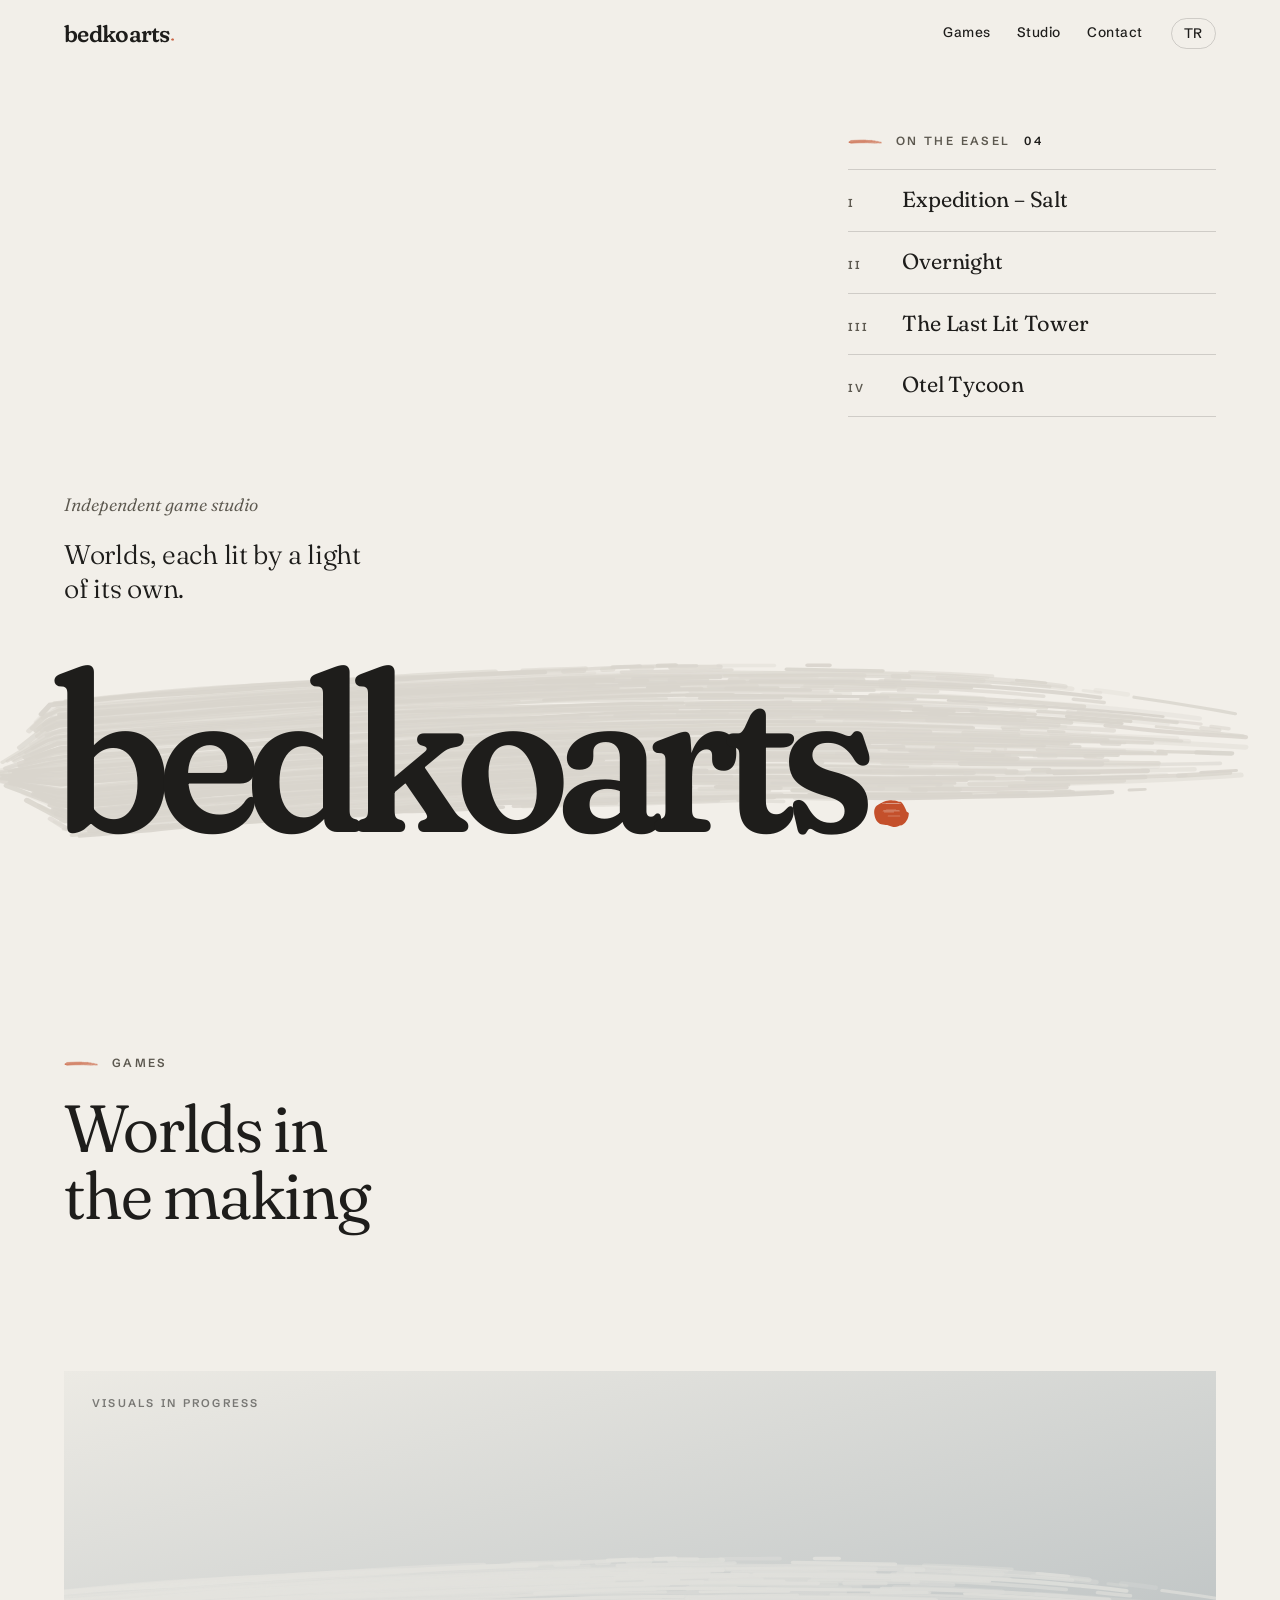
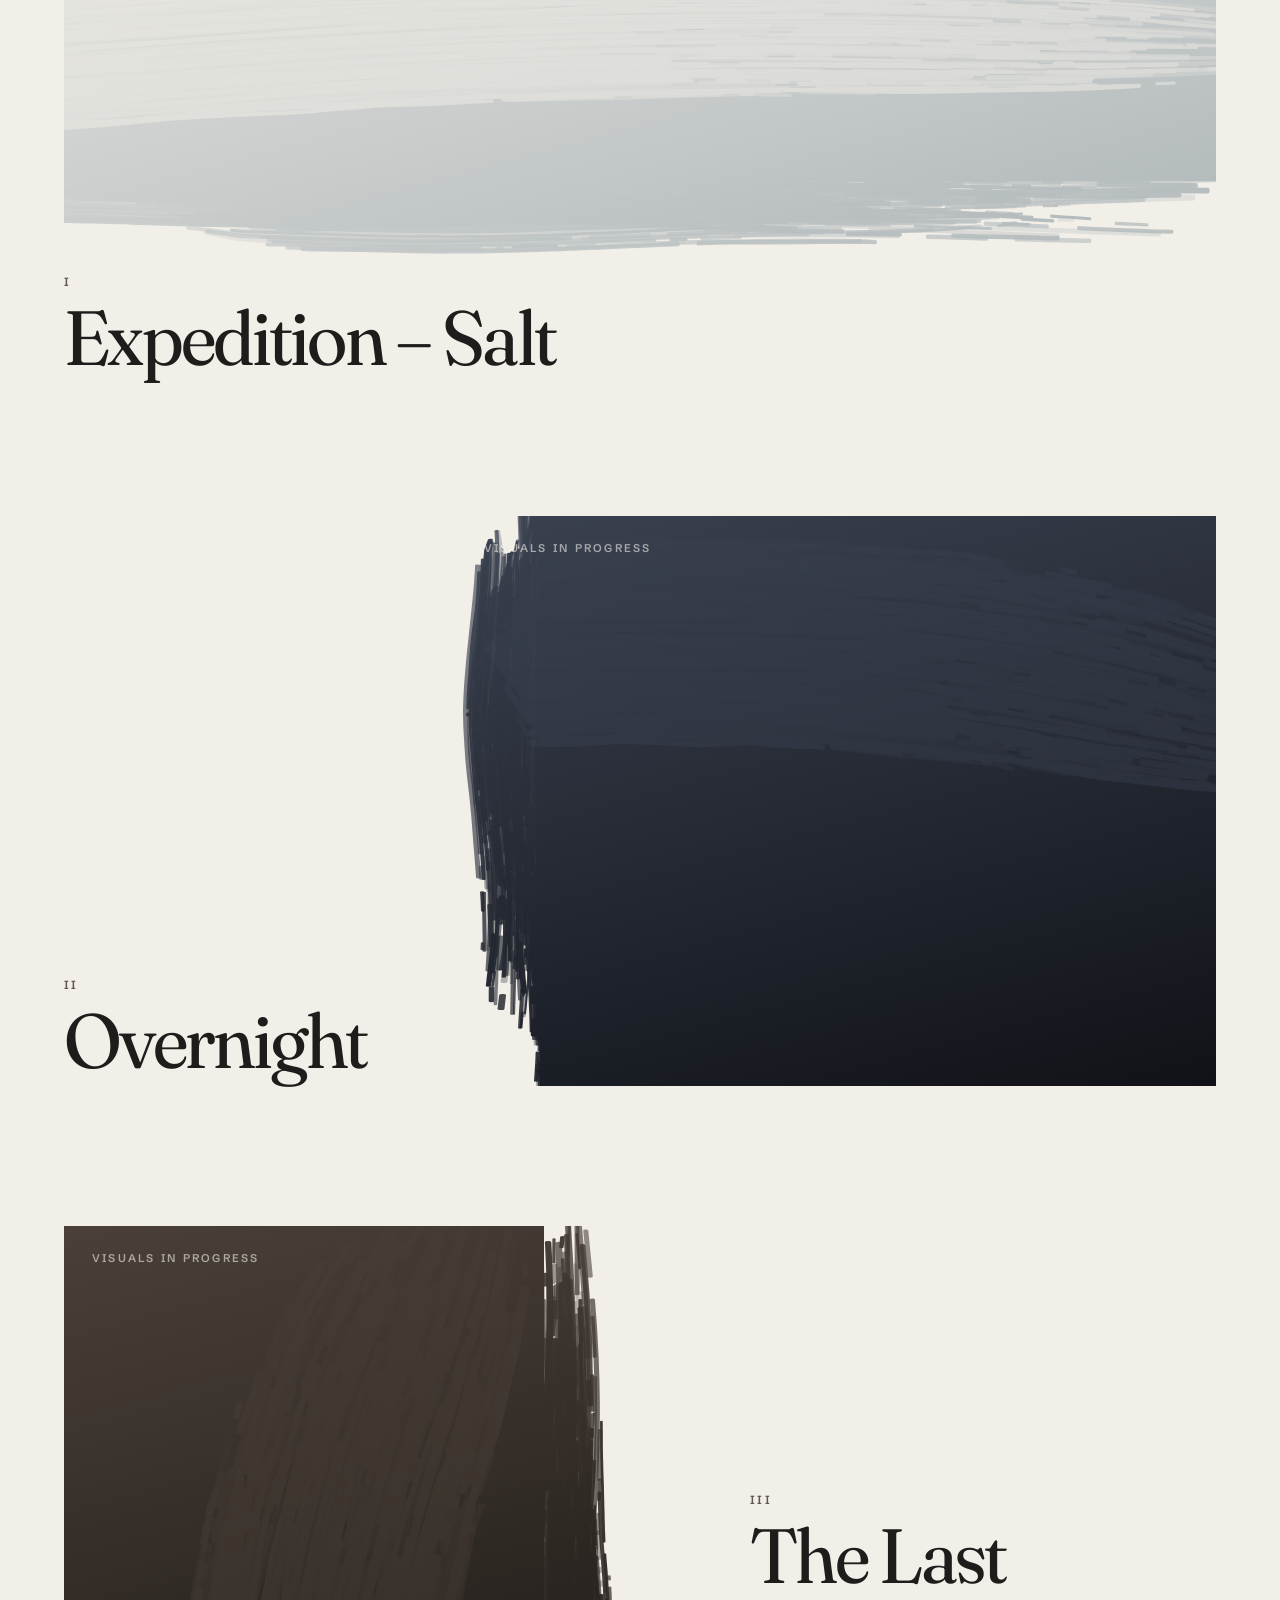
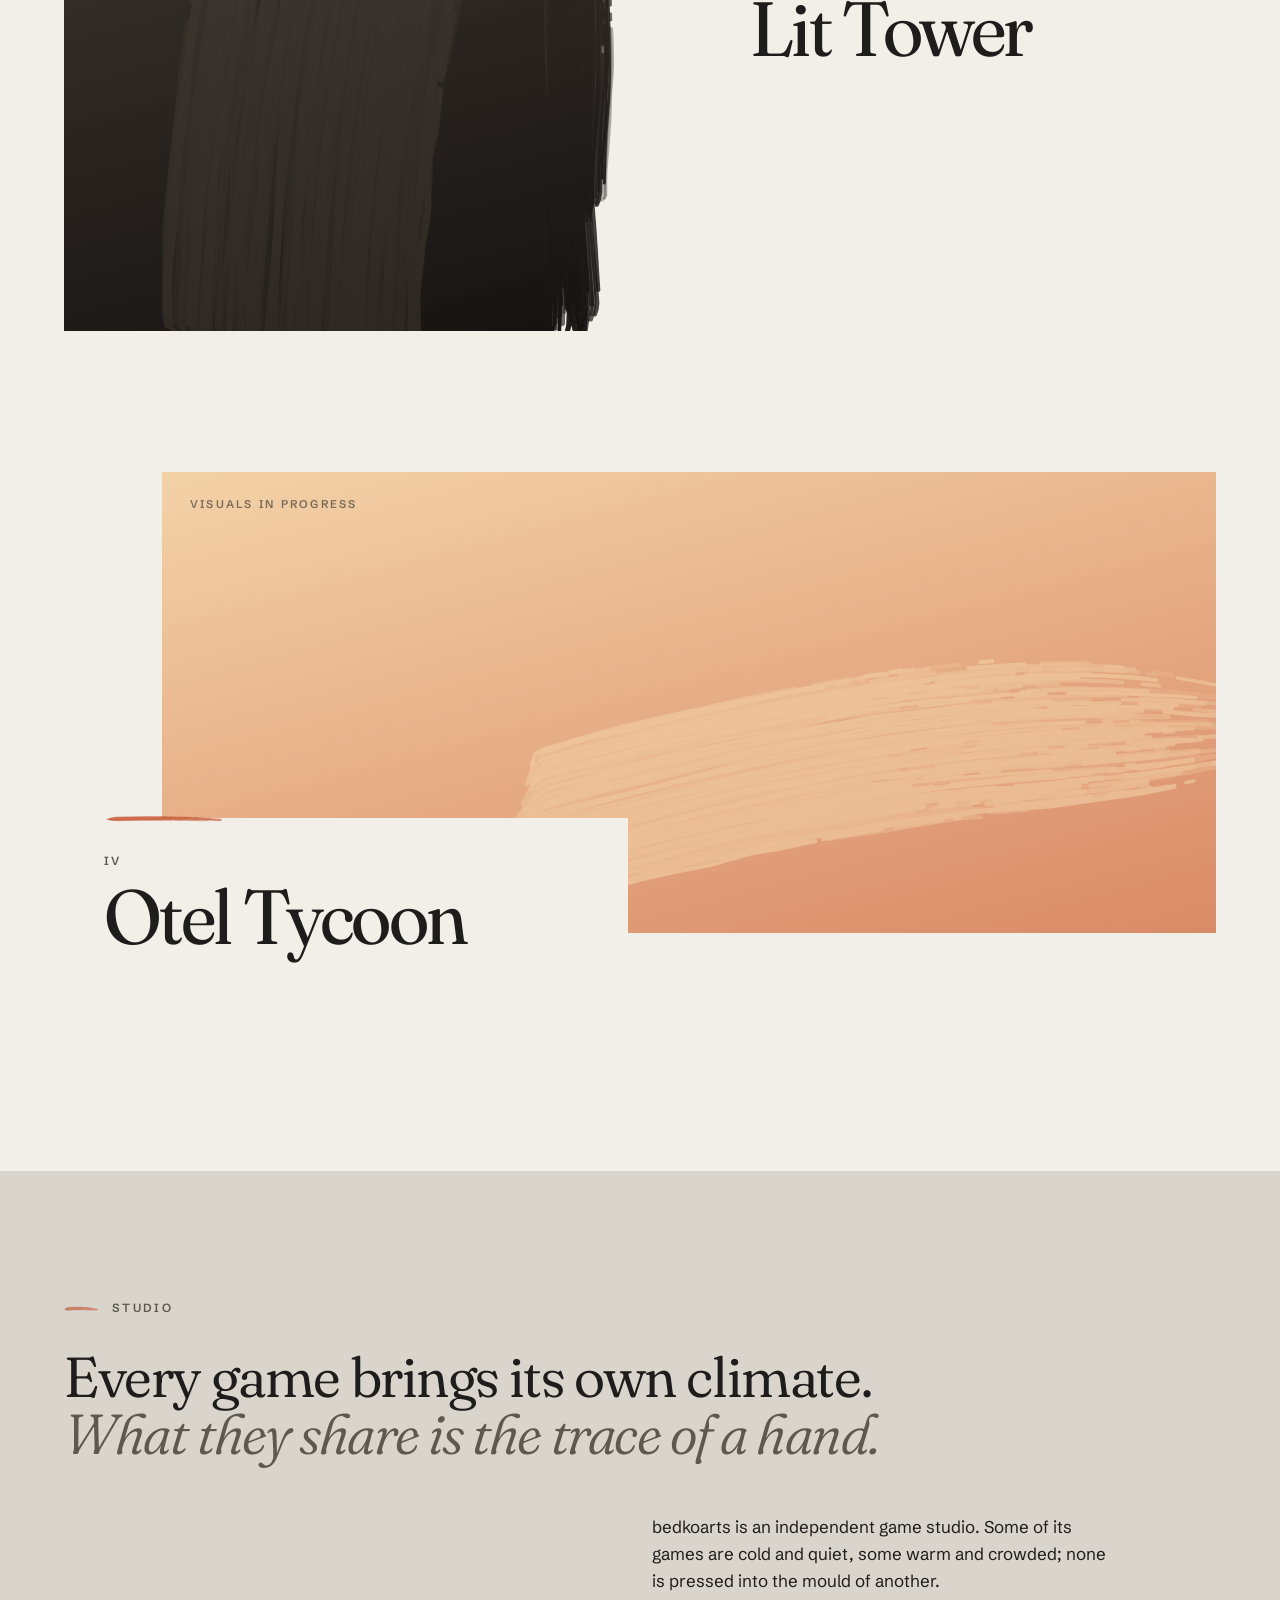
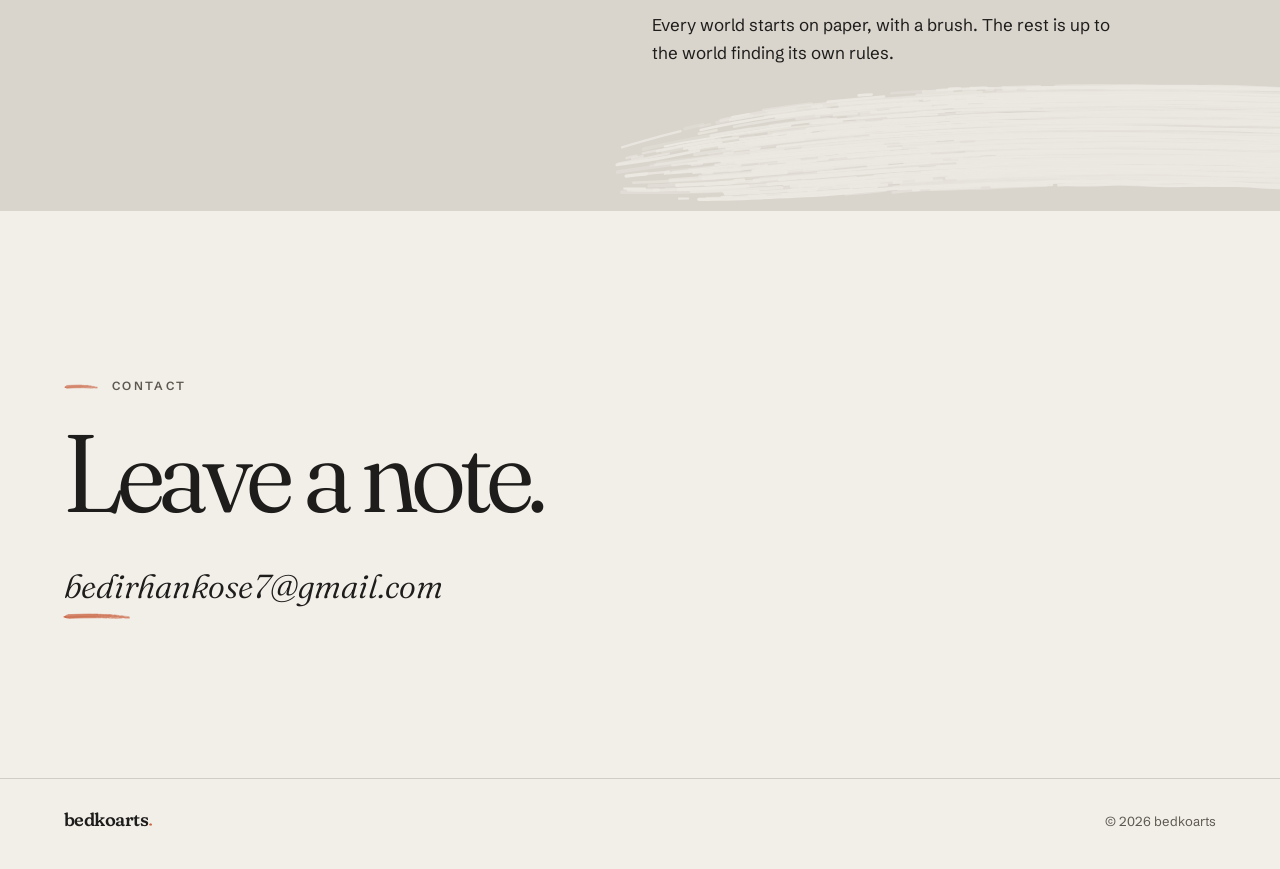
<file: index.html>
<!doctype html>
<html lang="tr">
<head>
  <meta charset="utf-8">
  <meta name="viewport" content="width=device-width, initial-scale=1">
  <title>bedkoarts — bağımsız oyun stüdyosu</title>
  <meta name="description" content="bedkoarts, kendine ait dünyalar kuran bağımsız bir oyun stüdyosu.">
  <meta name="theme-color" content="#f2efe9">
  <meta name="color-scheme" content="light">
  <meta property="og:title" content="bedkoarts">
  <meta property="og:description" content="Bağımsız oyun stüdyosu · Independent game studio">
  <link rel="icon" href="assets/favicon.svg" type="image/svg+xml">
  <link rel="preconnect" href="https://fonts.googleapis.com">
  <link rel="preconnect" href="https://fonts.gstatic.com" crossorigin>
  <link href="https://fonts.googleapis.com/css2?family=Fraunces:ital,opsz,wght,SOFT,WONK@0,9..144,300..700,0..100,0..1;1,9..144,300..700,0..100,0..1&family=Schibsted+Grotesk:wght@400;500;600&display=swap" rel="stylesheet">
  <link rel="stylesheet" href="css/style.css">
  <script>document.documentElement.classList.add('js')</script>
</head>
<body>

  <a class="skip" href="#oyunlar" data-i18n="skip">İçeriğe geç</a>

  <header class="bar" id="bar">
    <a class="bar-mark" href="#top" aria-label="bedkoarts — başa dön">bedkoarts<i class="ember" aria-hidden="true"></i></a>
    <nav class="bar-nav" aria-label="Ana menü">
      <a href="#oyunlar" data-i18n="nav_games">Oyunlar</a>
      <a href="#studyo" data-i18n="nav_studio">Stüdyo</a>
      <a href="#iletisim" data-i18n="nav_contact">İletişim</a>
    </nav>
    <button class="lang" id="lang" type="button" aria-label="Switch to English">EN</button>
  </header>

  <main id="top">

    <!-- Açılış: stüdyonun adı, fırça izi ve oyunların dizini -->
    <section class="hero">
      <p class="hero-kicker"><span data-i18n="kicker">Bağımsız oyun stüdyosu</span></p>

      <nav class="hero-index" aria-labelledby="index-label">
        <p class="label" id="index-label"><span data-i18n="index_label">Şövalede</span> <span class="count" id="count"></span></p>
        <ol id="index"></ol>
      </nav>

      <div class="hero-name">
        <span class="sweep" aria-hidden="true"></span>
        <h1 class="wordmark">bedkoarts<i class="ember" aria-hidden="true"></i></h1>
      </div>

      <p class="hero-line" data-i18n="hero_line">Her biri kendi ışığıyla yanan dünyalar.</p>
    </section>

    <!-- Oyunlar: games.js içinden çizilir -->
    <section class="games" id="oyunlar" aria-labelledby="games-title">
      <header class="section-head">
        <p class="label"><span data-i18n="games_label">Oyunlar</span></p>
        <h2 class="section-title" id="games-title" data-i18n="games_title">Üzerinde çalışılan dünyalar</h2>
      </header>
      <div id="games"></div>
    </section>

    <!-- Stüdyo -->
    <section class="studio" id="studyo" aria-labelledby="studio-title">
      <p class="label"><span data-i18n="studio_label">Stüdyo</span></p>
      <h2 class="studio-title" id="studio-title" data-i18n-html="studio_title">Her oyun kendi iklimini getirir. <em>Ortak olan, elin izi.</em></h2>
      <div class="studio-text">
        <p data-i18n="studio_p1">bedkoarts bağımsız bir oyun stüdyosu. Kimi oyunu soğuk ve sessiz, kimi sıcak ve kalabalık; hiçbiri bir diğerinin kalıbına sokulmaz.</p>
        <p data-i18n="studio_p2">Her dünya önce kâğıt üzerinde, fırçayla başlar. Gerisi, o dünyanın kendi kurallarını bulmasına kalır.</p>
      </div>
      <span class="studio-daub" aria-hidden="true"></span>
    </section>

    <!-- İletişim -->
    <section class="contact" id="iletisim" aria-labelledby="contact-title">
      <p class="label"><span data-i18n="contact_label">İletişim</span></p>
      <h2 class="contact-title" id="contact-title" data-i18n="contact_title">Bir not bırak.</h2>
      <a class="contact-mail" id="mail" href="#iletisim"><span id="mail-text">e-posta</span></a>
    </section>

  </main>

  <footer class="foot">
    <span class="foot-mark">bedkoarts<i class="ember" aria-hidden="true"></i></span>
    <span>© <span id="year"></span> bedkoarts</span>
  </footer>

  <script src="js/games.js"></script>
  <script src="js/main.js"></script>
</body>
</html>
</file>
<file: css/style.css>
/* ==========================================================
   bedkoarts — stüdyo sitesi
   Taş grisi, kırık beyaz ve kömür; tek vurgu rengi kor turuncusu.
   Fırça izleri assets/ içindeki SVG maskelerden gelir, renklerini
   buradaki değişkenler belirler.
   ========================================================== */
:root {
  --paper: #f2efe9;
  --stone: #d9d5cd;
  --stone-deep: #bdb7ad;
  --charcoal: #1e1d1b;
  --ink-soft: #5d5950;
  --rule: rgba(30, 29, 27, 0.16);
  --ember: #c4502b;

  --serif: 'Fraunces', 'Iowan Old Style', Georgia, serif;
  --sans: 'Schibsted Grotesk', system-ui, -apple-system, 'Segoe UI', sans-serif;

  --gutter: clamp(20px, 5vw, 72px);
  --max: 1480px;
  --slow: cubic-bezier(0.22, 0.7, 0.18, 1);
}

*, *::before, *::after { box-sizing: border-box; }

html {
  scroll-behavior: smooth;
  scroll-padding-top: 80px;
  color-scheme: light;
}

html, body { overflow-x: clip; }

body {
  margin: 0;
  background: var(--paper);
  color: var(--charcoal);
  font-family: var(--sans);
  font-size: 17px;
  line-height: 1.6;
  -webkit-font-smoothing: antialiased;
  text-rendering: optimizeLegibility;
}

img { display: block; max-width: 100%; }

a { color: inherit; }

:focus-visible { outline: 2px solid var(--ember); outline-offset: 4px; }

.skip {
  position: absolute;
  left: 12px;
  top: -60px;
  z-index: 50;
  padding: 10px 16px;
  background: var(--charcoal);
  color: var(--paper);
}

.skip:focus { top: 12px; }

/* ---------- Ortak parçalar ---------- */

/* Kor noktası: adın sonundaki fırça lekesi */
.ember {
  display: inline-block;
  width: 0.17em;
  height: 0.17em;
  margin-left: 0.035em;
  background: var(--ember);
  -webkit-mask: url(../assets/daub.svg) center / contain no-repeat;
  mask: url(../assets/daub.svg) center / contain no-repeat;
}

.label {
  display: flex;
  align-items: center;
  gap: 14px;
  margin: 0;
  font-size: 0.74rem;
  font-weight: 600;
  letter-spacing: 0.2em;
  text-transform: uppercase;
  color: var(--ink-soft);
}

/* Etiketlerin önündeki kısa kor fırça darbesi */
.label::before {
  content: '';
  flex: none;
  width: 34px;
  height: 9px;
  background: var(--ember);
  -webkit-mask: url(../assets/underline.svg) center / 100% 100% no-repeat;
  mask: url(../assets/underline.svg) center / 100% 100% no-repeat;
}

.serif {
  font-family: var(--serif);
}

/* ---------- Üst çubuk ---------- */

.bar {
  position: fixed;
  inset: 0 0 auto;
  z-index: 20;
  display: flex;
  align-items: center;
  gap: 28px;
  padding: 18px var(--gutter);
  transition: background 0.6s var(--slow), box-shadow 0.6s var(--slow);
}

.bar.is-scrolled {
  background: rgba(242, 239, 233, 0.9);
  -webkit-backdrop-filter: blur(10px);
  backdrop-filter: blur(10px);
  box-shadow: 0 1px 0 var(--rule);
}

.bar-mark {
  margin-right: auto;
  font-family: var(--serif);
  font-size: 1.45rem;
  font-weight: 560;
  font-variation-settings: 'SOFT' 100, 'WONK' 1;
  letter-spacing: -0.03em;
  line-height: 1;
  text-decoration: none;
}

.bar-nav { display: flex; gap: 26px; }

.bar-nav a,
.lang {
  position: relative;
  font-size: 0.86rem;
  font-weight: 500;
  letter-spacing: 0.04em;
  text-decoration: none;
}

.bar-nav a::after,
.contact-mail::after {
  content: '';
  position: absolute;
  left: -2px;
  right: -2px;
  bottom: -6px;
  height: 7px;
  background: var(--ember);
  -webkit-mask: url(../assets/underline.svg) center / 100% 100% no-repeat;
  mask: url(../assets/underline.svg) center / 100% 100% no-repeat;
  transform: scaleX(0);
  transform-origin: left;
  transition: transform 0.7s var(--slow);
}

.bar-nav a:hover::after,
.bar-nav a:focus-visible::after { transform: scaleX(1); }

.lang {
  padding: 6px 12px;
  background: none;
  border: 1px solid var(--rule);
  border-radius: 999px;
  color: inherit;
  font-family: inherit;
  cursor: pointer;
  transition: border-color 0.4s;
}

.lang:hover { border-color: var(--charcoal); }

/* ---------- Açılış ---------- */

.hero {
  position: relative;
  display: grid;
  grid-template-columns: repeat(12, minmax(0, 1fr));
  grid-template-rows: auto 1fr auto auto;
  column-gap: 24px;
  max-width: var(--max);
  min-height: min(100vh, 1000px);
  min-height: min(100svh, 1000px);
  margin: 0 auto;
  padding: 132px var(--gutter) 56px;
}

.hero-kicker {
  grid-column: 1 / 7;
  grid-row: 2;
  align-self: end;
  margin: 0 0 18px;
  font-family: var(--serif);
  font-size: clamp(1.05rem, 1.4vw, 1.25rem);
  font-style: italic;
  font-weight: 350;
  color: var(--ink-soft);
}

.hero-index {
  grid-column: 9 / 13;
  grid-row: 1 / 3;
  align-self: start;
}

.hero-index ol {
  margin: 18px 0 0;
  padding: 0;
  list-style: none;
  border-bottom: 1px solid var(--rule);
}

.hero-index li { border-top: 1px solid var(--rule); }

.hero-index a {
  display: grid;
  grid-template-columns: 3.2em 1fr;
  align-items: baseline;
  padding: 13px 0;
  text-decoration: none;
}

.hero-index .no {
  font-size: 0.72rem;
  font-weight: 600;
  letter-spacing: 0.16em;
  color: var(--ink-soft);
}

.hero-index .name {
  font-family: var(--serif);
  font-size: clamp(1.15rem, 1.7vw, 1.55rem);
  font-weight: 380;
  font-variation-settings: 'SOFT' 50;
  letter-spacing: -0.01em;
  transition: transform 0.7s var(--slow), color 0.5s;
}

.hero-index a:hover .name,
.hero-index a:focus-visible .name { transform: translateX(8px); color: var(--ember); }

.count { color: var(--charcoal); }

.hero-name {
  position: relative;
  grid-column: 1 / -1;
  grid-row: 4;
  margin-top: clamp(40px, 6vh, 72px);
}

.wordmark {
  position: relative;
  margin: 0 0 0 -0.04em;
  font-family: var(--serif);
  font-size: clamp(5rem, 17.6vw, 16.5rem);
  font-weight: 560;
  font-variation-settings: 'SOFT' 100, 'WONK' 1;
  letter-spacing: -0.05em;
  line-height: 0.82;
}

/* Adın arkasındaki geniş taş grisi fırça darbesi */
.sweep {
  position: absolute;
  left: calc(var(--gutter) * -1 - 4vw);
  right: -6vw;
  top: -18%;
  height: 128%;
  background: var(--stone);
  -webkit-mask: url(../assets/sweep.svg) center / 100% 100% no-repeat;
  mask: url(../assets/sweep.svg) center / 100% 100% no-repeat;
  pointer-events: none;
}

.hero-line {
  grid-column: 1 / 7;
  grid-row: 3;
  align-self: end;
  max-width: 19ch;
  margin: 0;
  font-family: var(--serif);
  font-size: clamp(1.3rem, 2.1vw, 1.9rem);
  font-weight: 330;
  line-height: 1.25;
  letter-spacing: -0.01em;
}

/* ---------- Bölüm başlıkları ---------- */

.games,
.studio,
.contact {
  max-width: var(--max);
  margin: 0 auto;
  padding-left: var(--gutter);
  padding-right: var(--gutter);
}

.games { padding-top: clamp(96px, 12vw, 180px); }

.section-head {
  display: grid;
  gap: 22px;
}

.section-title,
.studio-title,
.contact-title {
  margin: 0;
  font-family: var(--serif);
  font-weight: 360;
  font-variation-settings: 'SOFT' 50;
  letter-spacing: -0.025em;
  line-height: 1.02;
  text-wrap: balance;
}

.section-title {
  max-width: 13ch;
  font-size: clamp(2.3rem, 5.2vw, 4.6rem);
}

/* ---------- Oyunlar ---------- */

.game {
  display: grid;
  grid-template-columns: repeat(12, minmax(0, 1fr));
  column-gap: 24px;
  margin-top: clamp(88px, 11vw, 170px);
}

.game-art {
  position: relative;
  margin: 0;
  overflow: hidden;
  background: var(--tone-b);
}

.game-art img {
  width: 100%;
  height: 100%;
  object-fit: cover;
}

/* Yer tutucu: oyunun iki tonu ve üstünden geçen yumuşak bir fırça yıkaması */
.game-art.is-placeholder {
  background: linear-gradient(165deg, var(--tone-a) 0%, var(--tone-b) 100%);
}

.ph-wash {
  position: absolute;
  inset: 12% -12% 18% -8%;
  background: var(--tone-a);
  opacity: 0.6;
  -webkit-mask: url(../assets/sweep.svg) center / 100% 100% no-repeat;
  mask: url(../assets/sweep.svg) center / 100% 100% no-repeat;
}

.is-dark .ph-wash { opacity: 0.45; }

.game--wide .ph-wash { inset: 30% -10% 22% -14%; }
.game--right .ph-wash { inset: 8% -20% 30% 0; transform-origin: right; rotate: 9deg; }
.game--left .ph-wash { inset: 18% -30% 18% -30%; rotate: -74deg; }
.game--banner .ph-wash { inset: 34% -6% 8% 30%; rotate: -6deg; }

.ph-note {
  position: absolute;
  left: 28px;
  top: 24px;
  font-size: 0.7rem;
  font-weight: 600;
  letter-spacing: 0.2em;
  text-transform: uppercase;
  color: rgba(30, 29, 27, 0.55);
}

.is-dark .ph-note { color: rgba(242, 239, 233, 0.6); }

.game-no {
  display: block;
  font-size: 0.74rem;
  font-weight: 600;
  letter-spacing: 0.2em;
  color: var(--ink-soft);
}

.game-title {
  margin: 10px 0 0;
  font-family: var(--serif);
  font-size: clamp(2.6rem, 6vw, 5.6rem);
  font-weight: 400;
  font-variation-settings: 'SOFT' 30;
  letter-spacing: -0.035em;
  line-height: 0.95;
  text-wrap: balance;
}

.game-text {
  max-width: 44ch;
  margin: 22px 0 0;
  color: var(--ink-soft);
}

.game-links {
  display: flex;
  flex-wrap: wrap;
  gap: 10px 24px;
  margin: 22px 0 0;
  padding: 0;
  list-style: none;
  font-weight: 500;
}

.game-links a { text-decoration-color: var(--ember); text-underline-offset: 5px; }

.game-strip {
  grid-column: 1 / -1;
  display: grid;
  grid-template-columns: repeat(auto-fill, minmax(260px, 1fr));
  gap: 16px;
  margin-top: 28px;
}

.game-strip img { aspect-ratio: 16 / 10; width: 100%; object-fit: cover; }

/* I. Geniş: tam genişlikte görsel, alt kenarı fırçayla biter */
.game--wide .game-art {
  grid-column: 1 / -1;
  aspect-ratio: 21 / 9;
  --edge: 150px;
  -webkit-mask:
    linear-gradient(#000, #000) top / 100% calc(100% - var(--edge) * 0.7) no-repeat,
    url(../assets/edge-bottom.svg) left bottom / auto var(--edge) no-repeat;
  mask:
    linear-gradient(#000, #000) top / 100% calc(100% - var(--edge) * 0.7) no-repeat,
    url(../assets/edge-bottom.svg) left bottom / auto var(--edge) no-repeat;
}

.game--wide .game-info {
  grid-column: 1 / -1;
  display: grid;
  grid-template-columns: subgrid;
  align-items: start;
  margin-top: 8px;
}

.game--wide .game-no { grid-column: 1 / 9; grid-row: 1; }
.game--wide .game-title { grid-column: 1 / 9; grid-row: 2; }
.game--wide .game-text { grid-column: 9 / 13; grid-row: 2; margin-top: 0.6em; }
.game--wide .game-links { grid-column: 9 / 13; grid-row: 3; }

/* II. Sağda görsel, solda başlık; görselin sol kenarı fırçalı */
.game--right .game-info {
  grid-column: 1 / 5;
  grid-row: 1;
  align-self: end;
  padding-bottom: 8px;
}

.game--right .game-art {
  grid-column: 5 / -1;
  grid-row: 1;
  aspect-ratio: 4 / 3;
  --edge: 150px;
  -webkit-mask:
    linear-gradient(#000, #000) right / calc(100% - var(--edge) * 0.7) 100% no-repeat,
    url(../assets/edge-left.svg) left top / var(--edge) auto no-repeat;
  mask:
    linear-gradient(#000, #000) right / calc(100% - var(--edge) * 0.7) 100% no-repeat,
    url(../assets/edge-left.svg) left top / var(--edge) auto no-repeat;
}

/* III. Solda uzun dikey görsel, sağ kenarı fırçalı */
.game--left .game-art {
  grid-column: 1 / 7;
  grid-row: 1;
  aspect-ratio: 4 / 5;
  --edge: 150px;
  -webkit-mask:
    linear-gradient(#000, #000) left / calc(100% - var(--edge) * 0.7) 100% no-repeat,
    url(../assets/edge-right.svg) right top / var(--edge) auto no-repeat;
  mask:
    linear-gradient(#000, #000) left / calc(100% - var(--edge) * 0.7) 100% no-repeat,
    url(../assets/edge-right.svg) right top / var(--edge) auto no-repeat;
}

.game--left .game-info {
  grid-column: 8 / -1;
  grid-row: 1;
  align-self: center;
}

/* IV. Pankart: temiz kenarlı geniş görsel ve köşesine iliştirilmiş etiket */
.game--banner .game-art {
  grid-column: 2 / -1;
  grid-row: 1;
  aspect-ratio: 16 / 7;
}

.game--banner .game-info {
  grid-column: 1 / 7;
  grid-row: 2;
  position: relative;
  z-index: 1;
  margin-top: clamp(-150px, -9vw, -60px);
  padding: 34px 40px 38px;
  background: var(--paper);
}

/* Etiketin üstündeki kor şeridi */
.game--banner .game-info::before {
  content: '';
  position: absolute;
  left: 40px;
  top: -5px;
  width: 120px;
  height: 11px;
  background: var(--ember);
  -webkit-mask: url(../assets/underline.svg) center / 100% 100% no-repeat;
  mask: url(../assets/underline.svg) center / 100% 100% no-repeat;
}

/* ---------- Stüdyo ---------- */

.studio {
  position: relative;
  display: grid;
  grid-template-columns: repeat(12, minmax(0, 1fr));
  column-gap: 24px;
  row-gap: 30px;
  margin-top: clamp(120px, 14vw, 220px);
  padding-top: clamp(88px, 10vw, 150px);
  padding-bottom: clamp(88px, 10vw, 150px);
  isolation: isolate;
}

/* Bölümün taş grisi zemini sayfanın iki kenarına kadar uzanır */
.studio::before {
  content: '';
  position: absolute;
  inset: 0 calc(50% - 50vw);
  z-index: -2;
  background: var(--stone);
}

.studio .label { grid-column: 1 / -1; }

.studio-title {
  grid-column: 1 / 10;
  font-size: clamp(2.1rem, 4.4vw, 4rem);
}

.studio-title em {
  font-style: italic;
  font-weight: 330;
  color: var(--ink-soft);
}

.studio-text {
  grid-column: 7 / 12;
  margin-top: 20px;
}

.studio-text p { margin: 0 0 1em; }

/* Taş zeminin üstünde kırık beyaz, kontrollü bir fırça lekesi */
.studio-daub {
  position: absolute;
  z-index: -1;
  right: calc(50% - 50vw - 8vw);
  bottom: -3%;
  width: min(62vw, 980px);
  aspect-ratio: 2400 / 520;
  background: var(--paper);
  opacity: 0.75;
  -webkit-mask: url(../assets/sweep.svg) center / 100% 100% no-repeat;
  mask: url(../assets/sweep.svg) center / 100% 100% no-repeat;
  transform: rotate(-4deg) scaleX(-1);
  pointer-events: none;
}

/* ---------- İletişim ---------- */

.contact {
  padding-top: clamp(110px, 13vw, 200px);
  padding-bottom: clamp(110px, 13vw, 200px);
}

.contact-title {
  margin-top: 24px;
  font-size: clamp(3rem, 8.6vw, 8rem);
  letter-spacing: -0.04em;
  line-height: 0.95;
}

.contact-mail {
  position: relative;
  display: inline-block;
  margin-top: 34px;
  font-family: var(--serif);
  font-size: clamp(1.25rem, 2.6vw, 2.2rem);
  font-style: italic;
  font-weight: 330;
  text-decoration: none;
  overflow-wrap: anywhere;
}

.contact-mail::after { bottom: -10px; height: 12px; transform: scaleX(0.18); }
.contact-mail:hover::after,
.contact-mail:focus-visible::after { transform: scaleX(1); }

/* ---------- Alt bilgi ---------- */

.foot {
  display: flex;
  flex-wrap: wrap;
  justify-content: space-between;
  align-items: baseline;
  gap: 12px 24px;
  max-width: var(--max);
  margin: 0 auto;
  padding: 26px var(--gutter) 34px;
  border-top: 1px solid var(--rule);
  font-size: 0.82rem;
  color: var(--ink-soft);
}

.foot-mark {
  font-family: var(--serif);
  font-size: 1.15rem;
  font-weight: 560;
  font-variation-settings: 'SOFT' 100, 'WONK' 1;
  letter-spacing: -0.03em;
  color: var(--charcoal);
}

/* ---------- Hareket: yavaş ve ölçülü ---------- */

/* Açılışta fırça darbesi soldan sağa boyanır, ad ve dizin sakince belirir */
.js .sweep { animation: paint 2.2s var(--slow) 0.15s both; }
.js .wordmark,
.js .hero-kicker,
.js .hero-index,
.js .hero-line { animation: rise 1.4s var(--slow) both; }
.js .wordmark { animation-delay: 0.35s; }
.js .hero-index { animation-delay: 0.6s; }
.js .hero-line { animation-delay: 0.8s; }

@keyframes paint {
  from { clip-path: inset(0 100% 0 0); }
  to { clip-path: inset(0 0 0 0); }
}

@keyframes rise {
  from { opacity: 0; transform: translateY(18px); }
  to { opacity: 1; transform: none; }
}

.js .reveal {
  opacity: 0;
  transform: translateY(32px);
  transition: opacity 1.3s var(--slow), transform 1.3s var(--slow);
}

.js .reveal.is-in { opacity: 1; transform: none; }

.js .game-art img,
.js .ph-wash {
  transform: scale(1.05);
  transition: transform 2.4s var(--slow);
}

.js .reveal.is-in .game-art img,
.js .reveal.is-in .ph-wash { transform: none; }

@media (prefers-reduced-motion: reduce) {
  html { scroll-behavior: auto; }
  *, *::before, *::after {
    animation: none !important;
    transition: none !important;
  }
  .js .reveal { opacity: 1; transform: none; }
}

/* ---------- Daha dar ekranlar ---------- */

@media (max-width: 1080px) {
  .hero-index { grid-column: 7 / 13; }
  .game--left .game-art { grid-column: 1 / 8; }
  .game--left .game-info { grid-column: 9 / -1; }
}

@media (max-width: 820px) {
  .bar { gap: 18px; padding-top: 14px; padding-bottom: 14px; }
  .bar-nav { display: none; }

  .hero {
    display: flex;
    flex-direction: column;
    padding-top: 108px;
    padding-bottom: 40px;
  }

  .hero-kicker,
  .hero-line { align-self: flex-start; }

  .hero-name { order: 1; margin-top: auto; padding-top: 56px; }
  .wordmark { font-size: 21.5vw; }
  .hero-line { order: 2; margin-top: 24px; }
  .hero-index { order: 3; align-self: stretch; margin-top: 52px; }

  .game { display: block; }

  .game--wide .game-art { aspect-ratio: 4 / 3; }
  .game--wide .game-info { display: block; }

  .game-art { --edge: 96px; }

  /* Telefonda yan kenarlar yerine alt kenar boyanır */
  .game--right .game-art,
  .game--left .game-art {
    -webkit-mask:
      linear-gradient(#000, #000) top / 100% calc(100% - var(--edge) * 0.7) no-repeat,
      url(../assets/edge-bottom.svg) left bottom / auto var(--edge) no-repeat;
    mask:
      linear-gradient(#000, #000) top / 100% calc(100% - var(--edge) * 0.7) no-repeat,
      url(../assets/edge-bottom.svg) left bottom / auto var(--edge) no-repeat;
  }

  .game--right .game-art { aspect-ratio: 4 / 3; }

  .game--left .game-art { aspect-ratio: 4 / 5; }

  .game--banner .game-art { aspect-ratio: 4 / 3; margin-left: calc(var(--gutter) * -1); }

  .game-info { margin-top: 22px; }
  .game--right .game-info { padding-bottom: 0; }

  .game--banner .game-info {
    margin: -64px 0 0 auto;
    width: 88%;
    padding: 26px 24px 28px;
  }

  .game--banner .game-info::before { left: 24px; }

  .studio { display: block; }
  .studio-title { margin-top: 24px; }
  .studio-text { margin-top: 28px; }
  .studio-daub { width: 120vw; bottom: 4%; right: -40vw; }
}
</file>
